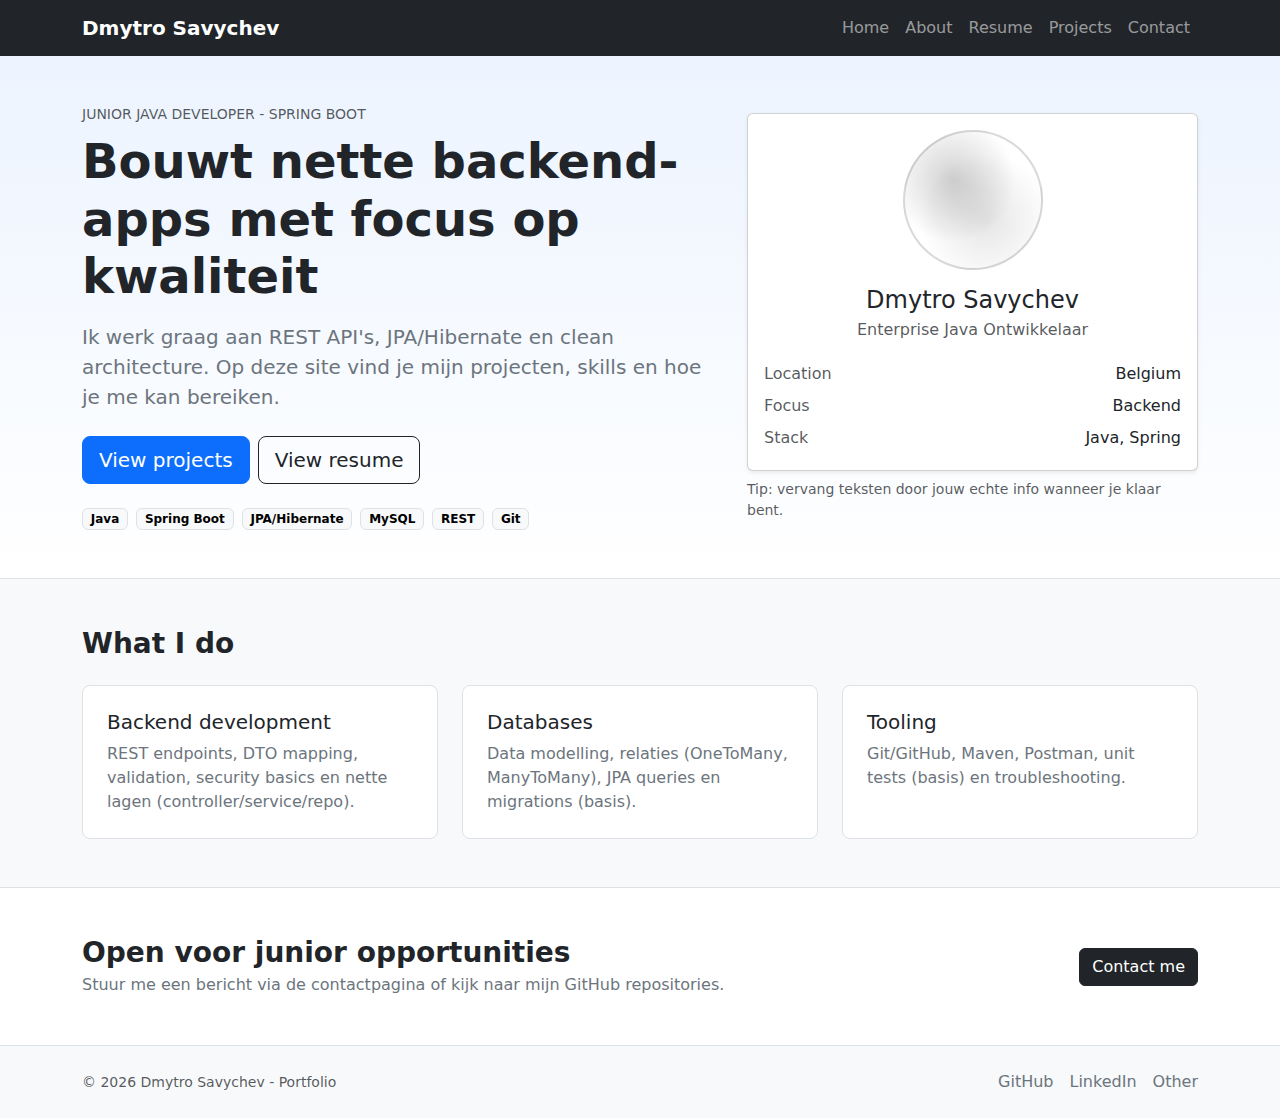
<file: index.html>
<!doctype html>
<html lang="en">
  <head>
    <meta charset="utf-8">
    <!-- Zorgt dat de layout goed schaalt op mobiele schermen -->
    <meta name="viewport" content="width=device-width, initial-scale=1">
    <title>Home - Portfolio</title>
    <!-- Bootstrap CSS via CDN -->
    <link href="https://cdn.jsdelivr.net/npm/bootstrap@5.3.3/dist/css/bootstrap.min.css" rel="stylesheet">
    <!-- Eigen CSS (extern bestand) -->
    <link href="assets/css/style.css" rel="stylesheet">

  </head>
  <body class="d-flex flex-column min-vh-100">
    <!-- Navigatiebalk: blijft op elke pagina hetzelfde voor consistentie -->
    <nav class="navbar navbar-expand-lg navbar-dark bg-dark sticky-top">
      <div class="container">
        <a class="navbar-brand fw-semibold" href="index.html">Dmytro Savychev</a>

        <!-- Hamburger-knop voor mobiele schermen -->
        <button class="navbar-toggler" type="button" data-bs-toggle="collapse" data-bs-target="#mainNav"
                aria-controls="mainNav" aria-expanded="false" aria-label="Menu openen/sluiten">
          <span class="navbar-toggler-icon"></span>
        </button>

        <div class="collapse navbar-collapse" id="mainNav">
          <ul class="navbar-nav ms-auto">
            <li class="nav-item"><a class="nav-link" href="index.html">Home</a></li>
            <li class="nav-item"><a class="nav-link" href="about.html">About</a></li>
            <li class="nav-item"><a class="nav-link" href="resume.html">Resume</a></li>
            <li class="nav-item"><a class="nav-link" href="projects.html">Projects</a></li>
            <li class="nav-item"><a class="nav-link" href="contact.html">Contact</a></li>
          </ul>
        </div>
      </div>
    </nav>

    <main class="flex-grow-1">
      <!-- Hero sectie: korte pitch + call-to-actions -->
      <section class="hero py-5">
        <div class="container">
          <div class="row align-items-center g-4">
            <div class="col-lg-7">
              <p class="text-uppercase text-muted small mb-2">Junior Java Developer - Spring Boot</p>
              <h1 class="display-5 fw-bold mb-3">Bouwt nette backend-apps met focus op kwaliteit</h1>
              <p class="lead text-secondary mb-4">
                Ik werk graag aan REST API's, JPA/Hibernate en clean architecture.
                Op deze site vind je mijn projecten, skills en hoe je me kan bereiken.
              </p>

              <div class="d-flex flex-wrap gap-2">
                <a class="btn btn-primary btn-lg" href="projects.html">View projects</a>
                <a class="btn btn-outline-dark btn-lg" href="resume.html">View resume</a>
              </div>

              <!-- Kleine badges voor snelle scan -->
              <div class="d-flex flex-wrap gap-2 mt-4">
                <span class="badge text-bg-light border">Java</span>
                <span class="badge text-bg-light border">Spring Boot</span>
                <span class="badge text-bg-light border">JPA/Hibernate</span>
                <span class="badge text-bg-light border">MySQL</span>
                <span class="badge text-bg-light border">REST</span>
                <span class="badge text-bg-light border">Git</span>
              </div>
            </div>

            <div class="col-lg-5">
              <!-- Simpele "avatar" zonder externe afbeeldingen -->
              <div class="card shadow-sm">
                <div class="card-body">
                  <div class="avatar-circle mx-auto mb-3" aria-hidden="true"></div>
                  <h2 class="h4 text-center mb-1">Dmytro Savychev</h2>
                  <p class="text-center text-muted mb-3">Enterprise Java Ontwikkelaar</p>

                  <ul class="list-unstyled mb-0">
                    <li class="d-flex justify-content-between py-1"><span class="text-muted">Location</span><span>Belgium</span></li>
                    <li class="d-flex justify-content-between py-1"><span class="text-muted">Focus</span><span>Backend</span></li>
                    <li class="d-flex justify-content-between py-1"><span class="text-muted">Stack</span><span>Java, Spring</span></li>
                  </ul>
                </div>
              </div>
              <p class="small text-muted mt-2 mb-0">
                Tip: vervang teksten door jouw echte info wanneer je klaar bent.
              </p>
            </div>
          </div>
        </div>
      </section>

      <!-- Korte sectie "What I do" -->
      <section class="py-5 bg-light border-top border-bottom">
        <div class="container">
          <h2 class="h3 fw-semibold mb-4">What I do</h2>
          <div class="row g-4">
            <div class="col-md-4">
              <div class="p-4 bg-white border rounded-3 h-100">
                <h3 class="h5">Backend development</h3>
                <p class="text-secondary mb-0">
                  REST endpoints, DTO mapping, validation, security basics en nette lagen (controller/service/repo).
                </p>
              </div>
            </div>
            <div class="col-md-4">
              <div class="p-4 bg-white border rounded-3 h-100">
                <h3 class="h5">Databases</h3>
                <p class="text-secondary mb-0">
                  Data modelling, relaties (OneToMany, ManyToMany), JPA queries en migrations (basis).
                </p>
              </div>
            </div>
            <div class="col-md-4">
              <div class="p-4 bg-white border rounded-3 h-100">
                <h3 class="h5">Tooling</h3>
                <p class="text-secondary mb-0">
                  Git/GitHub, Maven, Postman, unit tests (basis) en troubleshooting.
                </p>
              </div>
            </div>
          </div>
        </div>
      </section>

      <!-- Snelle CTA -->
      <section class="py-5">
        <div class="container">
          <div class="row align-items-center g-3">
            <div class="col-md-8">
              <h2 class="h3 fw-semibold mb-1">Open voor junior opportunities</h2>
              <p class="text-secondary mb-0">
                Stuur me een bericht via de contactpagina of kijk naar mijn GitHub repositories.
              </p>
            </div>
            <div class="col-md-4 text-md-end">
              <a class="btn btn-dark" href="contact.html">Contact me</a>
            </div>
          </div>
        </div>
      </section>

    </main>
    <!-- Footer met snelle links en sociale profielen -->
    <footer class="py-4 border-top bg-light mt-auto">
      <div class="container d-flex flex-column flex-md-row align-items-center justify-content-between gap-2">
        <div class="text-muted small">
          © <span id="year"></span> Dmytro Savychev - Portfolio
        </div>

        <!-- Vervang de # links door jouw echte profielen -->
        <div class="d-flex gap-3">
          <a class="link-secondary text-decoration-none" href="https://github.com/" target="_blank" rel="noreferrer">GitHub</a>
          <a class="link-secondary text-decoration-none" href="https://www.linkedin.com/" target="_blank" rel="noreferrer">LinkedIn</a>
          <a class="link-secondary text-decoration-none" href="#" target="_blank" rel="noreferrer">Other</a>
        </div>
      </div>
    </footer>

    <!-- Bootstrap JS via CDN -->
    <script src="https://cdn.jsdelivr.net/npm/bootstrap@5.3.3/dist/js/bootstrap.bundle.min.js"></script>
    <!-- Eigen JS (extern bestand) -->
    <script src="assets/js/main.js" defer></script>

  </body>
</html>
</file>
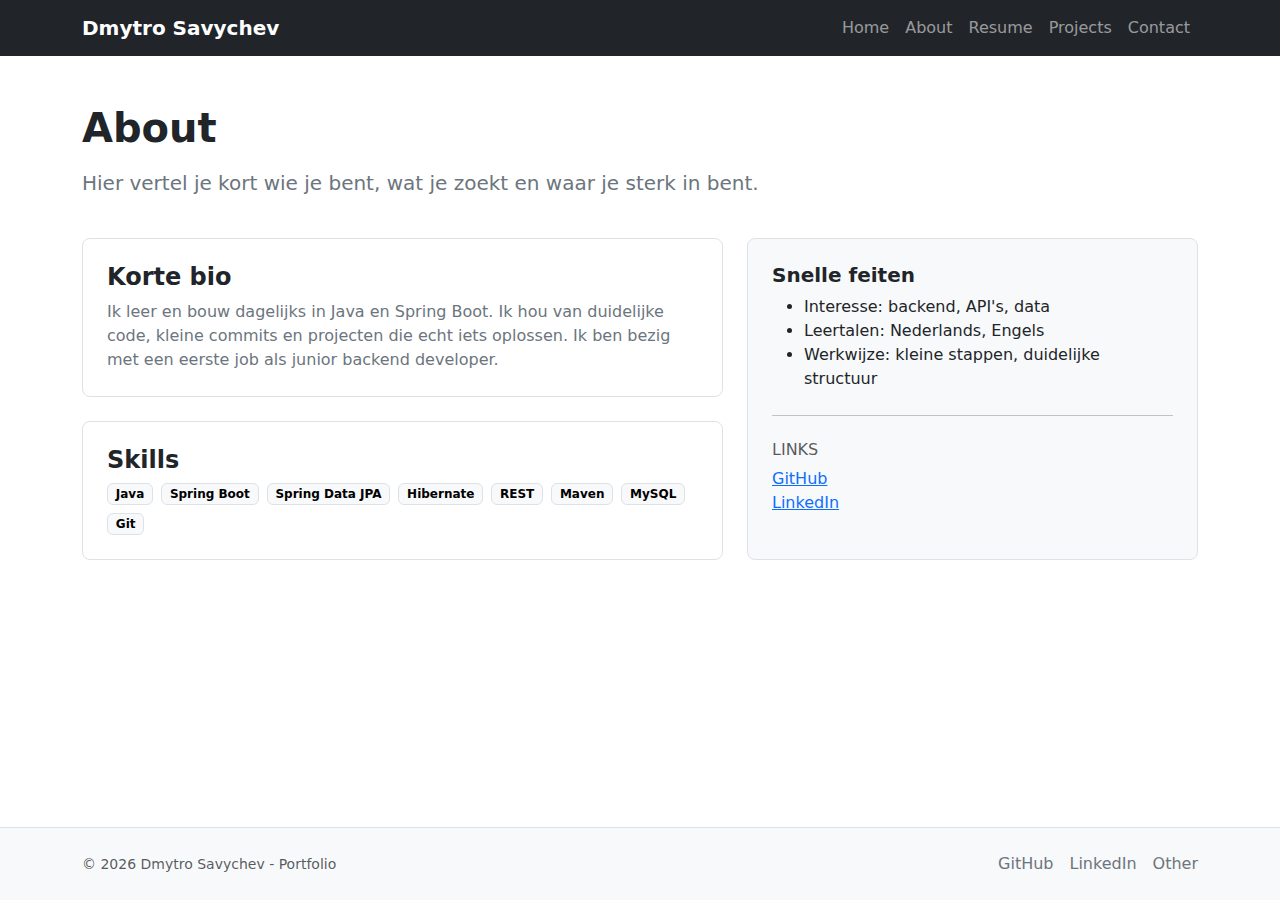
<file: about.html>
<!doctype html>
<html lang="en">
  <head>
    <meta charset="utf-8">
    <!-- Zorgt dat de layout goed schaalt op mobiele schermen -->
    <meta name="viewport" content="width=device-width, initial-scale=1">
    <title>About - Portfolio</title>
    <!-- Bootstrap CSS via CDN -->
    <link href="https://cdn.jsdelivr.net/npm/bootstrap@5.3.3/dist/css/bootstrap.min.css" rel="stylesheet">
    <!-- Eigen CSS (extern bestand) -->
    <link href="assets/css/style.css" rel="stylesheet">

  </head>
  <body class="d-flex flex-column min-vh-100">
    <!-- Navigatiebalk: blijft op elke pagina hetzelfde voor consistentie -->
    <nav class="navbar navbar-expand-lg navbar-dark bg-dark sticky-top">
      <div class="container">
        <a class="navbar-brand fw-semibold" href="index.html">Dmytro Savychev</a>

        <!-- Hamburger-knop voor mobiele schermen -->
        <button class="navbar-toggler" type="button" data-bs-toggle="collapse" data-bs-target="#mainNav"
                aria-controls="mainNav" aria-expanded="false" aria-label="Menu openen/sluiten">
          <span class="navbar-toggler-icon"></span>
        </button>

        <div class="collapse navbar-collapse" id="mainNav">
          <ul class="navbar-nav ms-auto">
            <li class="nav-item"><a class="nav-link" href="index.html">Home</a></li>
            <li class="nav-item"><a class="nav-link" href="about.html">About</a></li>
            <li class="nav-item"><a class="nav-link" href="resume.html">Resume</a></li>
            <li class="nav-item"><a class="nav-link" href="projects.html">Projects</a></li>
            <li class="nav-item"><a class="nav-link" href="contact.html">Contact</a></li>
          </ul>
        </div>
      </div>
    </nav>

    <main class="flex-grow-1">
      <section class="py-5">
        <div class="container">
          <h1 class="fw-bold mb-3">About</h1>
          <p class="text-secondary lead">
            Hier vertel je kort wie je bent, wat je zoekt en waar je sterk in bent.
          </p>

          <div class="row g-4 mt-1">
            <div class="col-lg-7">
              <div class="p-4 border rounded-3 bg-white">
                <h2 class="h4 fw-semibold">Korte bio</h2>
                <p class="text-secondary mb-0">
                  Ik leer en bouw dagelijks in Java en Spring Boot. Ik hou van duidelijke code, kleine commits
                  en projecten die echt iets oplossen. Ik ben bezig met een eerste job als junior backend developer.
                </p>
              </div>

              <div class="p-4 border rounded-3 bg-white mt-4">
                <h2 class="h4 fw-semibold">Skills</h2>

                <!-- Skills als badges: makkelijk aan te passen -->
                <div class="d-flex flex-wrap gap-2">
                  <span class="badge text-bg-light border">Java</span>
                  <span class="badge text-bg-light border">Spring Boot</span>
                  <span class="badge text-bg-light border">Spring Data JPA</span>
                  <span class="badge text-bg-light border">Hibernate</span>
                  <span class="badge text-bg-light border">REST</span>
                  <span class="badge text-bg-light border">Maven</span>
                  <span class="badge text-bg-light border">MySQL</span>
                  <span class="badge text-bg-light border">Git</span>
                </div>
              </div>
            </div>

            <div class="col-lg-5">
              <div class="p-4 border rounded-3 bg-light h-100">
                <h2 class="h5 fw-semibold">Snelle feiten</h2>
                <ul class="mb-0">
                  <li>Interesse: backend, API's, data</li>
                  <li>Leertalen: Nederlands, Engels</li>
                  <li>Werkwijze: kleine stappen, duidelijke structuur</li>
                </ul>

                <hr class="my-4">

                <h3 class="h6 text-uppercase text-muted">Links</h3>
                <ul class="list-unstyled mb-0">
                  <li><a href="https://github.com/" target="_blank" rel="noreferrer">GitHub</a></li>
                  <li><a href="https://www.linkedin.com/" target="_blank" rel="noreferrer">LinkedIn</a></li>
                </ul>
              </div>
            </div>
          </div>
        </div>
      </section>

    </main>
    <!-- Footer met snelle links en sociale profielen -->
    <footer class="py-4 border-top bg-light mt-auto">
      <div class="container d-flex flex-column flex-md-row align-items-center justify-content-between gap-2">
        <div class="text-muted small">
          © <span id="year"></span> Dmytro Savychev - Portfolio
        </div>

        <!-- Vervang de # links door jouw echte profielen -->
        <div class="d-flex gap-3">
          <a class="link-secondary text-decoration-none" href="https://github.com/" target="_blank" rel="noreferrer">GitHub</a>
          <a class="link-secondary text-decoration-none" href="https://www.linkedin.com/" target="_blank" rel="noreferrer">LinkedIn</a>
          <a class="link-secondary text-decoration-none" href="#" target="_blank" rel="noreferrer">Other</a>
        </div>
      </div>
    </footer>

    <!-- Bootstrap JS via CDN -->
    <script src="https://cdn.jsdelivr.net/npm/bootstrap@5.3.3/dist/js/bootstrap.bundle.min.js"></script>
    <!-- Eigen JS (extern bestand) -->
    <script src="assets/js/main.js" defer></script>

  </body>
</html>
</file>
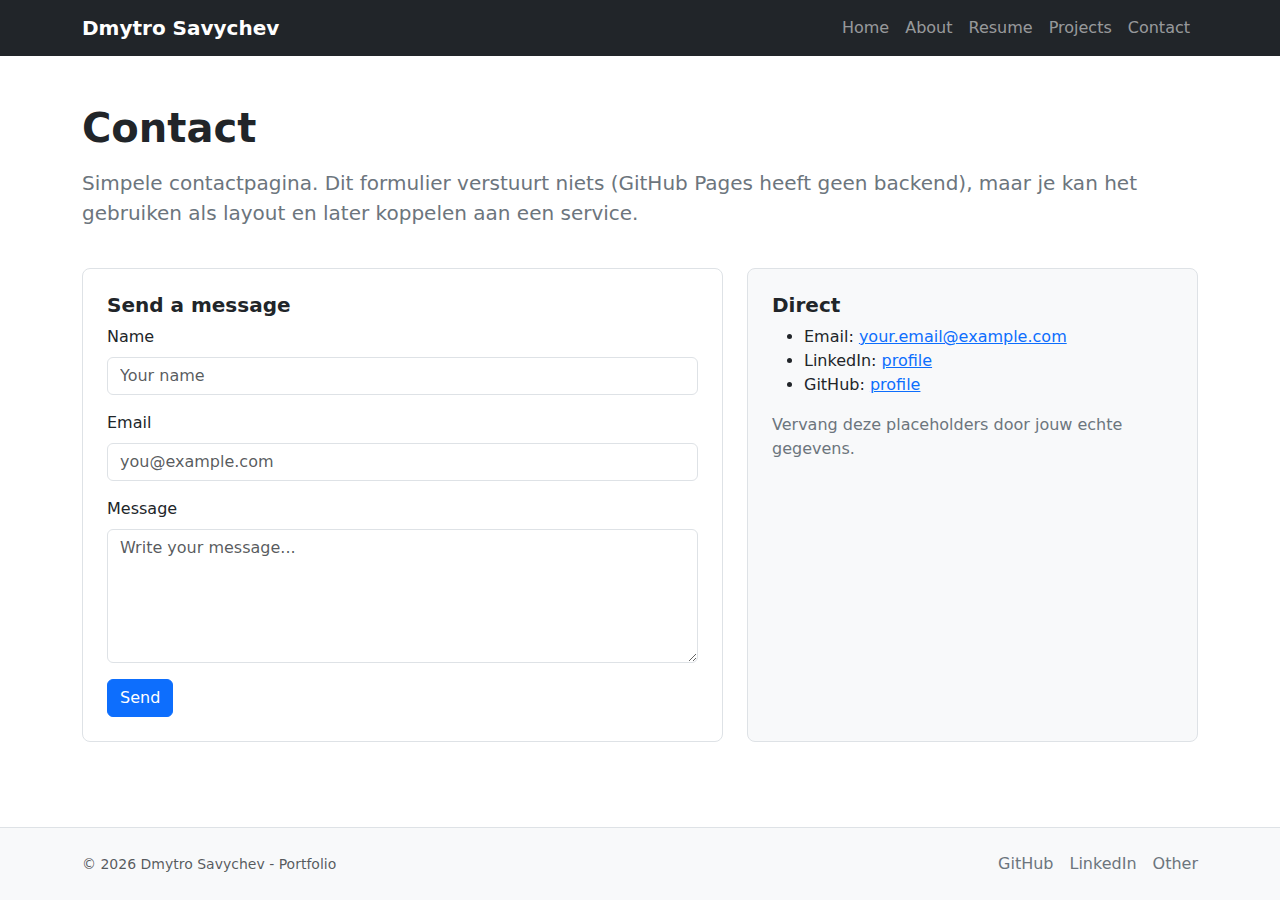
<file: contact.html>
<!doctype html>
<html lang="en">
  <head>
    <meta charset="utf-8">
    <!-- Zorgt dat de layout goed schaalt op mobiele schermen -->
    <meta name="viewport" content="width=device-width, initial-scale=1">
    <title>Contact - Portfolio</title>
    <!-- Bootstrap CSS via CDN -->
    <link href="https://cdn.jsdelivr.net/npm/bootstrap@5.3.3/dist/css/bootstrap.min.css" rel="stylesheet">
    <!-- Eigen CSS (extern bestand) -->
    <link href="assets/css/style.css" rel="stylesheet">

  </head>
  <body class="d-flex flex-column min-vh-100">
    <!-- Navigatiebalk: blijft op elke pagina hetzelfde voor consistentie -->
    <nav class="navbar navbar-expand-lg navbar-dark bg-dark sticky-top">
      <div class="container">
        <a class="navbar-brand fw-semibold" href="index.html">Dmytro Savychev</a>

        <!-- Hamburger-knop voor mobiele schermen -->
        <button class="navbar-toggler" type="button" data-bs-toggle="collapse" data-bs-target="#mainNav"
                aria-controls="mainNav" aria-expanded="false" aria-label="Menu openen/sluiten">
          <span class="navbar-toggler-icon"></span>
        </button>

        <div class="collapse navbar-collapse" id="mainNav">
          <ul class="navbar-nav ms-auto">
            <li class="nav-item"><a class="nav-link" href="index.html">Home</a></li>
            <li class="nav-item"><a class="nav-link" href="about.html">About</a></li>
            <li class="nav-item"><a class="nav-link" href="resume.html">Resume</a></li>
            <li class="nav-item"><a class="nav-link" href="projects.html">Projects</a></li>
            <li class="nav-item"><a class="nav-link" href="contact.html">Contact</a></li>
          </ul>
        </div>
      </div>
    </nav>

    <main class="flex-grow-1">
      <section class="py-5">
        <div class="container">
          <h1 class="fw-bold mb-3">Contact</h1>
          <p class="text-secondary lead">
            Simpele contactpagina. Dit formulier verstuurt niets (GitHub Pages heeft geen backend),
            maar je kan het gebruiken als layout en later koppelen aan een service.
          </p>

          <div class="row g-4 mt-1">
            <div class="col-lg-7">
              <div class="p-4 border rounded-3 bg-white">
                <h2 class="h5 fw-semibold">Send a message</h2>

                <!-- Formulier: client-side validatie via main.js -->
                <form id="contactForm" novalidate>
                  <div class="mb-3">
                    <label for="name" class="form-label">Name</label>
                    <input id="name" class="form-control" type="text" required minlength="2" placeholder="Your name">
                    <div class="invalid-feedback">Vul een geldige naam in (min. 2 tekens).</div>
                  </div>

                  <div class="mb-3">
                    <label for="email" class="form-label">Email</label>
                    <input id="email" class="form-control" type="email" required placeholder="you@example.com">
                    <div class="invalid-feedback">Vul een geldig e-mailadres in.</div>
                  </div>

                  <div class="mb-3">
                    <label for="message" class="form-label">Message</label>
                    <textarea id="message" class="form-control" rows="5" required minlength="10"
                              placeholder="Write your message..."></textarea>
                    <div class="invalid-feedback">Bericht moet minstens 10 tekens zijn.</div>
                  </div>

                  <button class="btn btn-primary" type="submit">Send</button>

                  <!-- Succesmelding, pas zichtbaar na validatie -->
                  <div id="formSuccess" class="alert alert-success mt-3 d-none" role="alert">
                    Bedankt! Dit is een demo-formulier. Kopieer je bericht en mail me rechtstreeks.
                  </div>
                </form>
              </div>
            </div>

            <div class="col-lg-5">
              <div class="p-4 border rounded-3 bg-light h-100">
                <h2 class="h5 fw-semibold">Direct</h2>
                <ul class="mb-3">
                  <li>Email: <a href="mailto:your.email@example.com">your.email@example.com</a></li>
                  <li>LinkedIn: <a href="https://www.linkedin.com/" target="_blank" rel="noreferrer">profile</a></li>
                  <li>GitHub: <a href="https://github.com/" target="_blank" rel="noreferrer">profile</a></li>
                </ul>

                <p class="text-secondary mb-0">
                  Vervang deze placeholders door jouw echte gegevens.
                </p>
              </div>
            </div>
          </div>
        </div>
      </section>

    </main>
    <!-- Footer met snelle links en sociale profielen -->
    <footer class="py-4 border-top bg-light mt-auto">
      <div class="container d-flex flex-column flex-md-row align-items-center justify-content-between gap-2">
        <div class="text-muted small">
          © <span id="year"></span> Dmytro Savychev - Portfolio
        </div>

        <!-- Vervang de # links door jouw echte profielen -->
        <div class="d-flex gap-3">
          <a class="link-secondary text-decoration-none" href="https://github.com/" target="_blank" rel="noreferrer">GitHub</a>
          <a class="link-secondary text-decoration-none" href="https://www.linkedin.com/" target="_blank" rel="noreferrer">LinkedIn</a>
          <a class="link-secondary text-decoration-none" href="#" target="_blank" rel="noreferrer">Other</a>
        </div>
      </div>
    </footer>

    <!-- Bootstrap JS via CDN -->
    <script src="https://cdn.jsdelivr.net/npm/bootstrap@5.3.3/dist/js/bootstrap.bundle.min.js"></script>
    <!-- Eigen JS (extern bestand) -->
    <script src="assets/js/main.js" defer></script>

  </body>
</html>
</file>
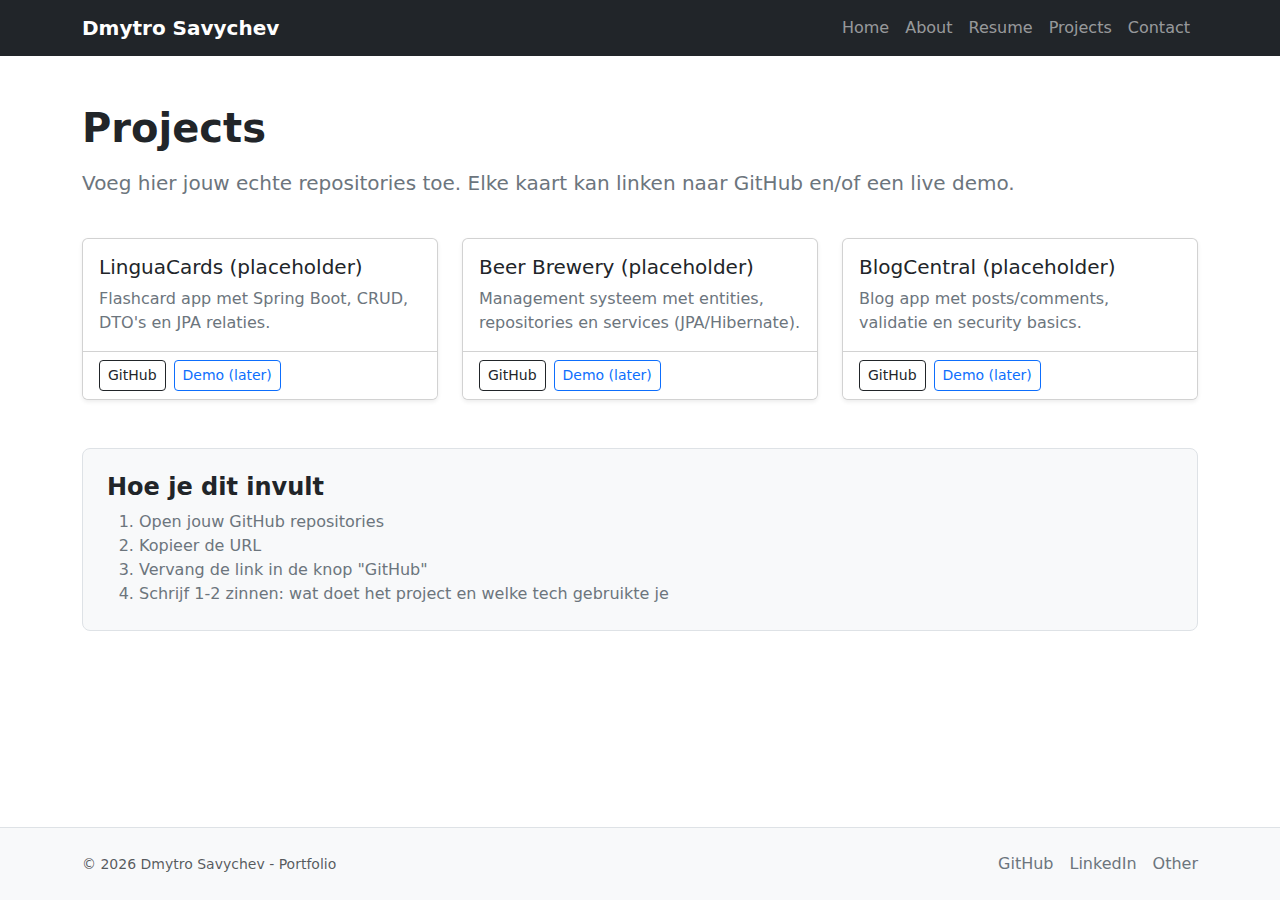
<file: projects.html>
<!doctype html>
<html lang="en">
  <head>
    <meta charset="utf-8">
    <!-- Zorgt dat de layout goed schaalt op mobiele schermen -->
    <meta name="viewport" content="width=device-width, initial-scale=1">
    <title>Projects - Portfolio</title>
    <!-- Bootstrap CSS via CDN -->
    <link href="https://cdn.jsdelivr.net/npm/bootstrap@5.3.3/dist/css/bootstrap.min.css" rel="stylesheet">
    <!-- Eigen CSS (extern bestand) -->
    <link href="assets/css/style.css" rel="stylesheet">

  </head>
  <body class="d-flex flex-column min-vh-100">
    <!-- Navigatiebalk: blijft op elke pagina hetzelfde voor consistentie -->
    <nav class="navbar navbar-expand-lg navbar-dark bg-dark sticky-top">
      <div class="container">
        <a class="navbar-brand fw-semibold" href="index.html">Dmytro Savychev</a>

        <!-- Hamburger-knop voor mobiele schermen -->
        <button class="navbar-toggler" type="button" data-bs-toggle="collapse" data-bs-target="#mainNav"
                aria-controls="mainNav" aria-expanded="false" aria-label="Menu openen/sluiten">
          <span class="navbar-toggler-icon"></span>
        </button>

        <div class="collapse navbar-collapse" id="mainNav">
          <ul class="navbar-nav ms-auto">
            <li class="nav-item"><a class="nav-link" href="index.html">Home</a></li>
            <li class="nav-item"><a class="nav-link" href="about.html">About</a></li>
            <li class="nav-item"><a class="nav-link" href="resume.html">Resume</a></li>
            <li class="nav-item"><a class="nav-link" href="projects.html">Projects</a></li>
            <li class="nav-item"><a class="nav-link" href="contact.html">Contact</a></li>
          </ul>
        </div>
      </div>
    </nav>

    <main class="flex-grow-1">
      <section class="py-5">
        <div class="container">
          <h1 class="fw-bold mb-3">Projects</h1>
          <p class="text-secondary lead">
            Voeg hier jouw echte repositories toe. Elke kaart kan linken naar GitHub en/of een live demo.
          </p>

          <div class="row g-4 mt-1">
            <!-- Project 1 -->
            <div class="col-md-6 col-lg-4">
              <div class="card h-100 shadow-sm">
                <div class="card-body">
                  <h2 class="h5 card-title">LinguaCards (placeholder)</h2>
                  <p class="card-text text-secondary">
                    Flashcard app met Spring Boot, CRUD, DTO's en JPA relaties.
                  </p>
                </div>
                <div class="card-footer bg-white d-flex gap-2">
                  <a class="btn btn-sm btn-outline-dark" href="https://github.com/" target="_blank" rel="noreferrer">GitHub</a>
                  <a class="btn btn-sm btn-outline-primary" href="#" aria-disabled="true">Demo (later)</a>
                </div>
              </div>
            </div>

            <!-- Project 2 -->
            <div class="col-md-6 col-lg-4">
              <div class="card h-100 shadow-sm">
                <div class="card-body">
                  <h2 class="h5 card-title">Beer Brewery (placeholder)</h2>
                  <p class="card-text text-secondary">
                    Management systeem met entities, repositories en services (JPA/Hibernate).
                  </p>
                </div>
                <div class="card-footer bg-white d-flex gap-2">
                  <a class="btn btn-sm btn-outline-dark" href="https://github.com/" target="_blank" rel="noreferrer">GitHub</a>
                  <a class="btn btn-sm btn-outline-primary" href="#" aria-disabled="true">Demo (later)</a>
                </div>
              </div>
            </div>

            <!-- Project 3 -->
            <div class="col-md-6 col-lg-4">
              <div class="card h-100 shadow-sm">
                <div class="card-body">
                  <h2 class="h5 card-title">BlogCentral (placeholder)</h2>
                  <p class="card-text text-secondary">
                    Blog app met posts/comments, validatie en security basics.
                  </p>
                </div>
                <div class="card-footer bg-white d-flex gap-2">
                  <a class="btn btn-sm btn-outline-dark" href="https://github.com/" target="_blank" rel="noreferrer">GitHub</a>
                  <a class="btn btn-sm btn-outline-primary" href="#" aria-disabled="true">Demo (later)</a>
                </div>
              </div>
            </div>
          </div>

          <div class="mt-5 p-4 border rounded-3 bg-light">
            <h2 class="h4 fw-semibold">Hoe je dit invult</h2>
            <ol class="text-secondary mb-0">
              <li>Open jouw GitHub repositories</li>
              <li>Kopieer de URL</li>
              <li>Vervang de link in de knop "GitHub"</li>
              <li>Schrijf 1-2 zinnen: wat doet het project en welke tech gebruikte je</li>
            </ol>
          </div>
        </div>
      </section>

    </main>
    <!-- Footer met snelle links en sociale profielen -->
    <footer class="py-4 border-top bg-light mt-auto">
      <div class="container d-flex flex-column flex-md-row align-items-center justify-content-between gap-2">
        <div class="text-muted small">
          © <span id="year"></span> Dmytro Savychev - Portfolio
        </div>

        <!-- Vervang de # links door jouw echte profielen -->
        <div class="d-flex gap-3">
          <a class="link-secondary text-decoration-none" href="https://github.com/" target="_blank" rel="noreferrer">GitHub</a>
          <a class="link-secondary text-decoration-none" href="https://www.linkedin.com/" target="_blank" rel="noreferrer">LinkedIn</a>
          <a class="link-secondary text-decoration-none" href="#" target="_blank" rel="noreferrer">Other</a>
        </div>
      </div>
    </footer>

    <!-- Bootstrap JS via CDN -->
    <script src="https://cdn.jsdelivr.net/npm/bootstrap@5.3.3/dist/js/bootstrap.bundle.min.js"></script>
    <!-- Eigen JS (extern bestand) -->
    <script src="assets/js/main.js" defer></script>

  </body>
</html>
</file>
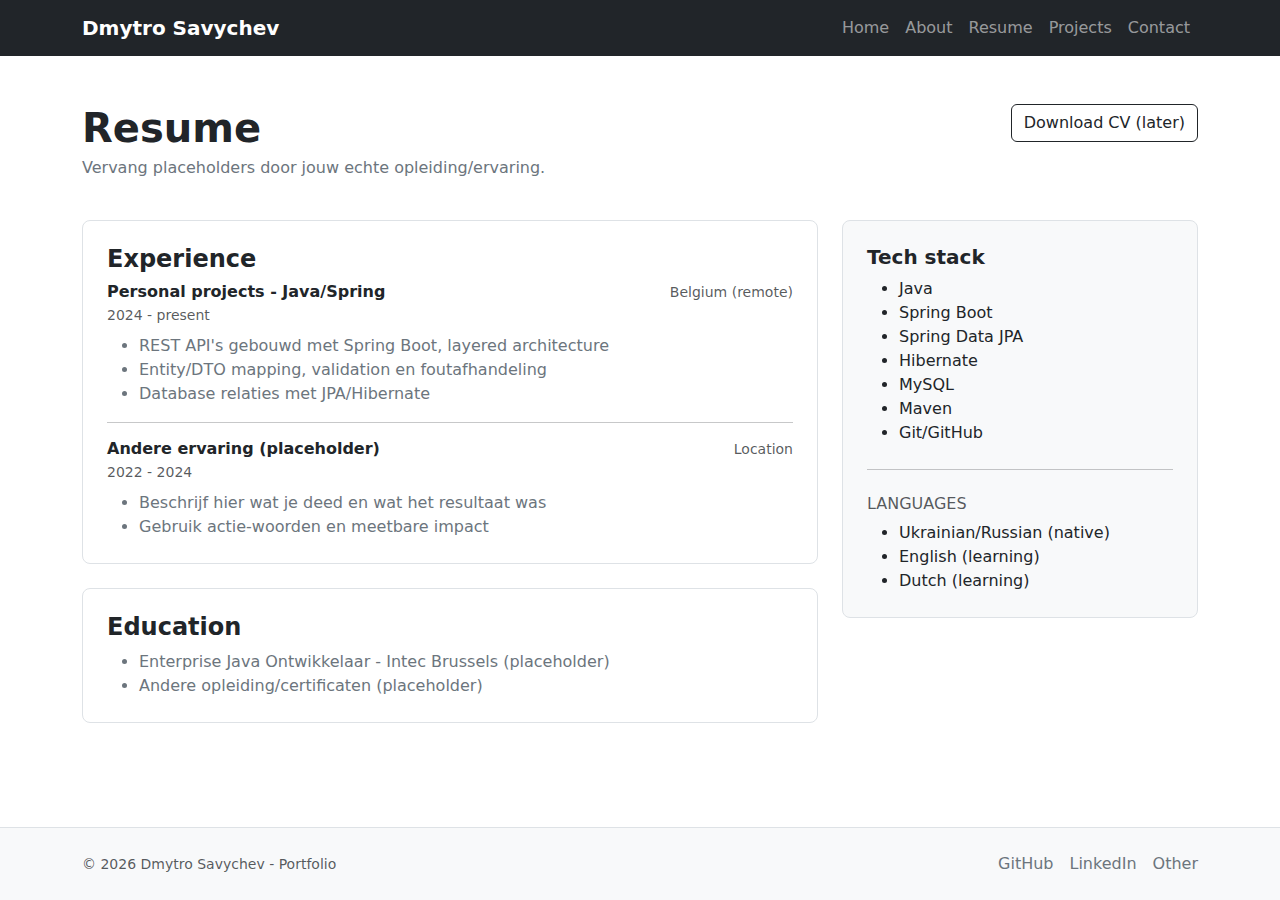
<file: resume.html>
<!doctype html>
<html lang="en">
  <head>
    <meta charset="utf-8">
    <!-- Zorgt dat de layout goed schaalt op mobiele schermen -->
    <meta name="viewport" content="width=device-width, initial-scale=1">
    <title>Resume - Portfolio</title>
    <!-- Bootstrap CSS via CDN -->
    <link href="https://cdn.jsdelivr.net/npm/bootstrap@5.3.3/dist/css/bootstrap.min.css" rel="stylesheet">
    <!-- Eigen CSS (extern bestand) -->
    <link href="assets/css/style.css" rel="stylesheet">

  </head>
  <body class="d-flex flex-column min-vh-100">
    <!-- Navigatiebalk: blijft op elke pagina hetzelfde voor consistentie -->
    <nav class="navbar navbar-expand-lg navbar-dark bg-dark sticky-top">
      <div class="container">
        <a class="navbar-brand fw-semibold" href="index.html">Dmytro Savychev</a>

        <!-- Hamburger-knop voor mobiele schermen -->
        <button class="navbar-toggler" type="button" data-bs-toggle="collapse" data-bs-target="#mainNav"
                aria-controls="mainNav" aria-expanded="false" aria-label="Menu openen/sluiten">
          <span class="navbar-toggler-icon"></span>
        </button>

        <div class="collapse navbar-collapse" id="mainNav">
          <ul class="navbar-nav ms-auto">
            <li class="nav-item"><a class="nav-link" href="index.html">Home</a></li>
            <li class="nav-item"><a class="nav-link" href="about.html">About</a></li>
            <li class="nav-item"><a class="nav-link" href="resume.html">Resume</a></li>
            <li class="nav-item"><a class="nav-link" href="projects.html">Projects</a></li>
            <li class="nav-item"><a class="nav-link" href="contact.html">Contact</a></li>
          </ul>
        </div>
      </div>
    </nav>

    <main class="flex-grow-1">
      <section class="py-5">
        <div class="container">
          <div class="d-flex flex-column flex-md-row align-items-start justify-content-between gap-3">
            <div>
              <h1 class="fw-bold mb-1">Resume</h1>
              <p class="text-secondary mb-0">
                Vervang placeholders door jouw echte opleiding/ervaring.
              </p>
            </div>

            <!-- Knop kan later linken naar een PDF van je CV -->
            <a class="btn btn-outline-dark" href="#" aria-disabled="true">Download CV (later)</a>
          </div>

          <div class="row g-4 mt-3">
            <div class="col-lg-8">
              <div class="p-4 border rounded-3 bg-white">
                <h2 class="h4 fw-semibold">Experience</h2>

                <!-- 1e item -->
                <div class="resume-item">
                  <div class="d-flex justify-content-between flex-wrap gap-2">
                    <div>
                      <h3 class="h6 fw-semibold mb-1">Personal projects - Java/Spring</h3>
                      <div class="text-muted small">2024 - present</div>
                    </div>
                    <div class="text-muted small">Belgium (remote)</div>
                  </div>
                  <ul class="text-secondary mb-0">
                    <li>REST API's gebouwd met Spring Boot, layered architecture</li>
                    <li>Entity/DTO mapping, validation en foutafhandeling</li>
                    <li>Database relaties met JPA/Hibernate</li>
                  </ul>
                </div>

                <hr>

                <!-- 2e item -->
                <div class="resume-item">
                  <div class="d-flex justify-content-between flex-wrap gap-2">
                    <div>
                      <h3 class="h6 fw-semibold mb-1">Andere ervaring (placeholder)</h3>
                      <div class="text-muted small">2022 - 2024</div>
                    </div>
                    <div class="text-muted small">Location</div>
                  </div>
                  <ul class="text-secondary mb-0">
                    <li>Beschrijf hier wat je deed en wat het resultaat was</li>
                    <li>Gebruik actie-woorden en meetbare impact</li>
                  </ul>
                </div>
              </div>

              <div class="p-4 border rounded-3 bg-white mt-4">
                <h2 class="h4 fw-semibold">Education</h2>
                <ul class="text-secondary mb-0">
                  <li>Enterprise Java Ontwikkelaar - Intec Brussels (placeholder)</li>
                  <li>Andere opleiding/certificaten (placeholder)</li>
                </ul>
              </div>
            </div>

            <div class="col-lg-4">
              <div class="p-4 border rounded-3 bg-light">
                <h2 class="h5 fw-semibold">Tech stack</h2>
                <ul class="mb-0">
                  <li>Java</li>
                  <li>Spring Boot</li>
                  <li>Spring Data JPA</li>
                  <li>Hibernate</li>
                  <li>MySQL</li>
                  <li>Maven</li>
                  <li>Git/GitHub</li>
                </ul>

                <hr class="my-4">

                <h3 class="h6 text-uppercase text-muted">Languages</h3>
                <ul class="mb-0">
                  <li>Ukrainian/Russian (native)</li>
                  <li>English (learning)</li>
                  <li>Dutch (learning)</li>
                </ul>
              </div>
            </div>
          </div>
        </div>
      </section>

    </main>
    <!-- Footer met snelle links en sociale profielen -->
    <footer class="py-4 border-top bg-light mt-auto">
      <div class="container d-flex flex-column flex-md-row align-items-center justify-content-between gap-2">
        <div class="text-muted small">
          © <span id="year"></span> Dmytro Savychev - Portfolio
        </div>

        <!-- Vervang de # links door jouw echte profielen -->
        <div class="d-flex gap-3">
          <a class="link-secondary text-decoration-none" href="https://github.com/" target="_blank" rel="noreferrer">GitHub</a>
          <a class="link-secondary text-decoration-none" href="https://www.linkedin.com/" target="_blank" rel="noreferrer">LinkedIn</a>
          <a class="link-secondary text-decoration-none" href="#" target="_blank" rel="noreferrer">Other</a>
        </div>
      </div>
    </footer>

    <!-- Bootstrap JS via CDN -->
    <script src="https://cdn.jsdelivr.net/npm/bootstrap@5.3.3/dist/js/bootstrap.bundle.min.js"></script>
    <!-- Eigen JS (extern bestand) -->
    <script src="assets/js/main.js" defer></script>

  </body>
</html>
</file>
<file: assets/css/style.css>
/* Basis-styles die bovenop Bootstrap komen.
   Alles staat in een extern CSS-bestand zoals gevraagd. */

:root {
  --hero-bg: linear-gradient(180deg, rgba(13,110,253,.08), rgba(0,0,0,0));
}

/* Zorgt voor wat "lucht" bovenaan op de home hero */
.hero {
  background: var(--hero-bg);
}

/* Simpele avatar-cirkel zonder afbeelding.
   Later kan je dit vervangen door een echte foto in assets/img. */
.avatar-circle {
  width: 140px;
  height: 140px;
  border-radius: 50%;
  border: 2px solid rgba(0,0,0,.15);
  background:
    radial-gradient(circle at 35% 35%, rgba(0,0,0,.18), transparent 50%),
    radial-gradient(circle at 60% 65%, rgba(0,0,0,.10), transparent 55%);
}

/* Kleine spacing voor resume items */
.resume-item ul {
  margin-top: .5rem;
}

/* Verbeter de klikbaarheid van footer links */
footer a:hover {
  text-decoration: underline;
}

/* Extra: focus styles voor toegankelijkheid */
a:focus, button:focus, input:focus, textarea:focus {
  outline: 2px solid rgba(13,110,253,.45);
  outline-offset: 2px;
}
</file>
